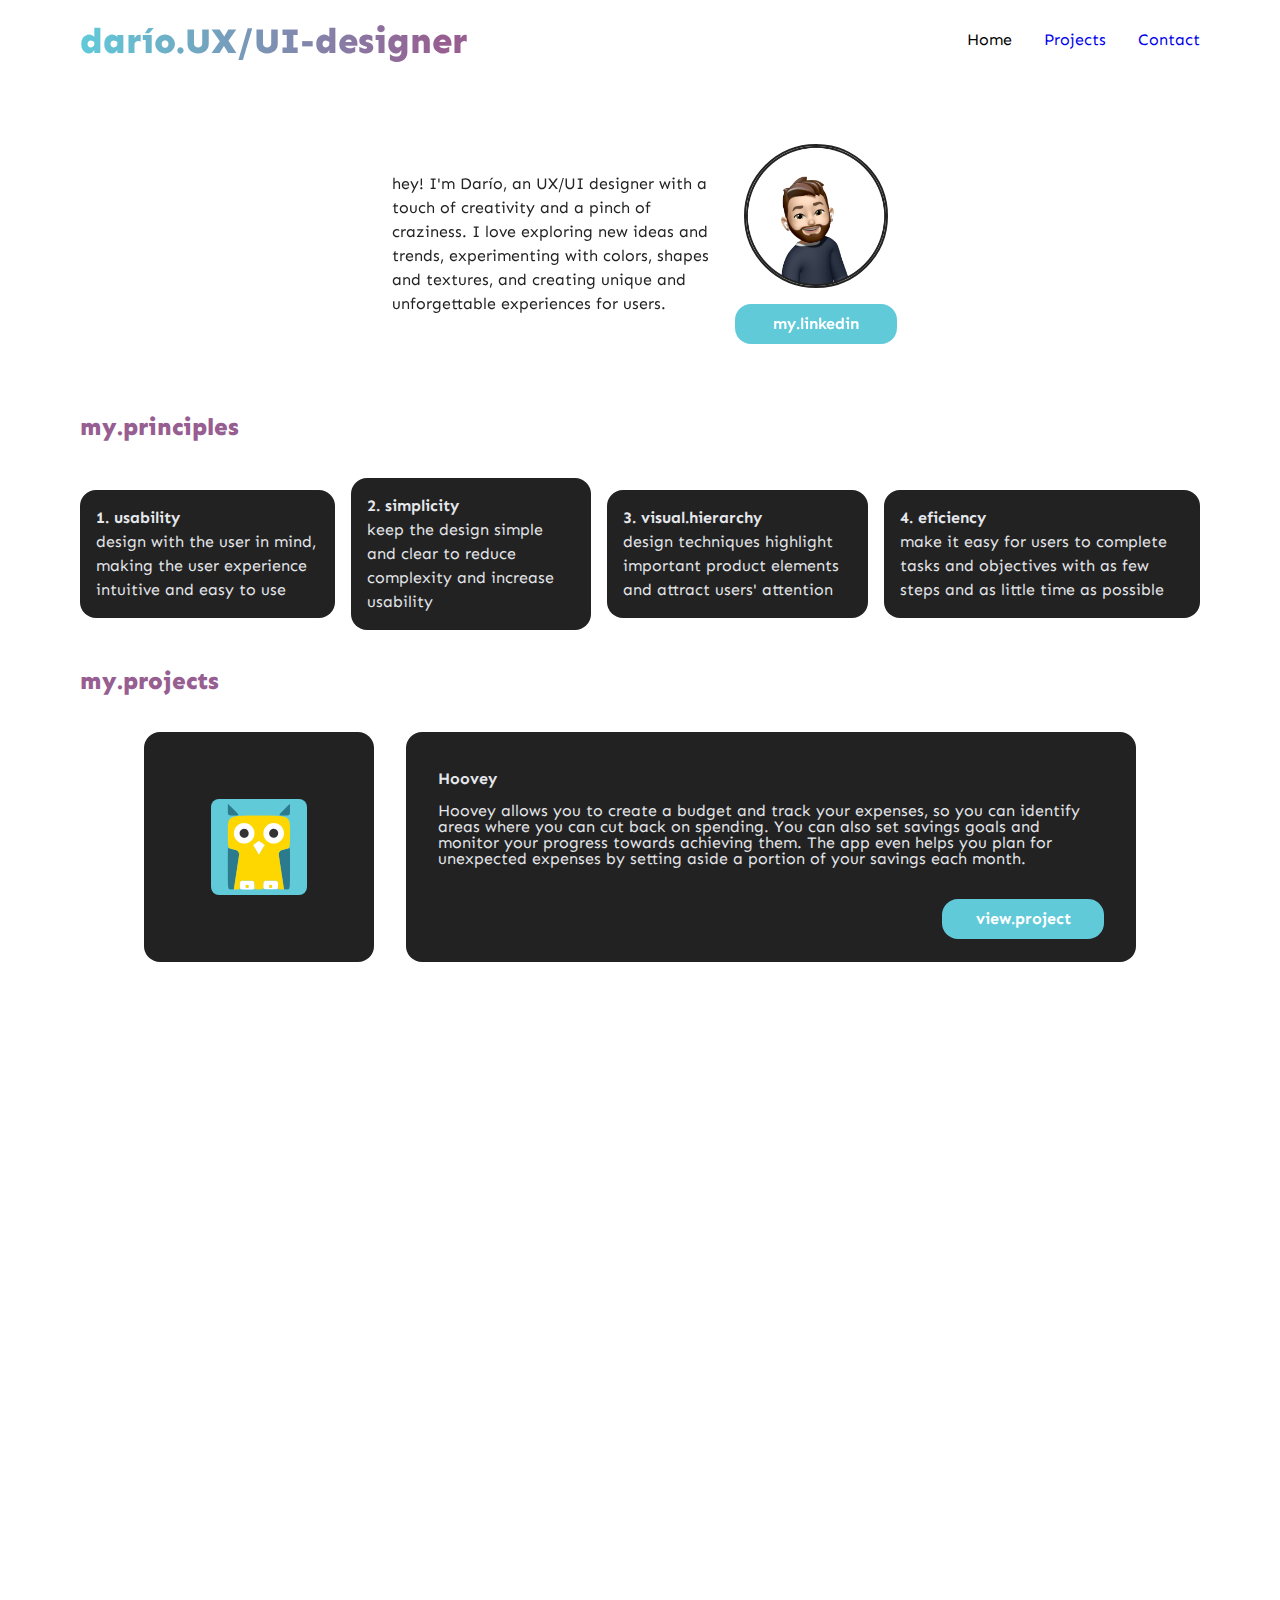
<file: index.html>
<!DOCTYPE html>
<html lang="en">
<head>
    <meta charset="UTF-8" />
    <meta http-equiv="X-UA-Compatible" content="IE=edge" />
    <meta name="viewport" content="width=device-width, initial-scale=1.0" />
    <link rel="preconnect" href="https://fonts.googleapis.com">
    <link rel="preconnect" href="https://fonts.gstatic.com" crossorigin>
    <link href="https://fonts.googleapis.com/css2?family=Sen:wght@400;700;800&display=swap" rel="stylesheet">
    <link rel="stylesheet" href="css/reset.css" />
    <link rel="stylesheet" href="css/style.css" />
    <link href="https://unpkg.com/aos@2.3.1/dist/aos.css" rel="stylesheet">
    <title>Darío Pérez · Portfolio</title>
</head>
<body>
    <header>
        <div id="logo">darío.UX/UI-designer</div>
<nav><div class="mobilemenu"><img src="img/menu_mobile.png" width="30px" height="16px" /></div><div class="navitem"><a href="">Home</a></div><div class="navitem"><a target="_blank" href="https://www.youtube.com/watch?v=ZZ5LpwO-An4">Projects</a></div><div class="navitem"><a target="_blank" href="https://www.youtube.com/watch?v=ZZ5LpwO-An4">Contact</a></div></nav>
    </header>
    <main>
        <div data-aos="fade-down" data-aos-duration="1800">
<section id="description-box">
    <div id="description-text">hey! I'm Darío, an UX/UI designer with a touch of creativity and a pinch of craziness. I love exploring new ideas and trends, experimenting with colors, shapes and textures, and creating unique and unforgettable experiences for users.</div>
    <div id="description-photo-box"><div id="profile-photo"></div><a target="_blank" href="https://www.youtube.com/watch?v=ZZ5LpwO-An4"><div class="button">my.linkedin
        </div></a>
</section></div></main>
<h1>my.principles</h1>
<section id="principles">
    <div data-aos="fade-left" data-aos-delay="300" data-aos-duration="1300">
    <article>
        <section class="principle-card"><div class="principle-title"><p>1. usability</p></div><p></p>design with the user in mind, making the user experience intuitive and easy to use</p></section>
    </article>
</div>
    <div data-aos="fade-left" data-aos-delay="400" data-aos-duration="1400">
    <article>
        <section class="principle-card"><div class="principle-title"><p></p>2. simplicity</p></div><p></p>keep the design simple and clear to reduce complexity and increase usability</p></section>
    </article>
</div>
    <div data-aos="fade-left" data-aos-delay="500" data-aos-duration="1500">
    <article>
        <section class="principle-card"><div class="principle-title"><p></p>3. visual.hierarchy</p></div><p></p>design techniques highlight important product elements and attract users' attention</p></section>
    </article>
</div>
    <div data-aos="fade-left" data-aos-delay="600" data-aos-duration="1600">
    <article>
        <section class="principle-card"><div class="principle-title"><p></p>4. eficiency</p></div><p></p>make it easy for users to complete tasks and objectives with as few steps and as little time as possible</p></section>
    </article>
</div>
</section>


<h1>my.projects</h1>
<section id="projects">
    <div data-aos="fade-right" data-aos-delay="300" data-aos-duration="1300">
    <article class="project-container">
        <section class="project-box"><img class="project-list-img" src="img/project_hoovey.png"></section><section class="project-content"><div class="project-title">Hoovey</div><div class="project-desc"><p>Hoovey allows you to create a budget and track your expenses, so you can identify areas where you can cut back on spending. You can also set savings goals and monitor your progress towards achieving them. The app even helps you plan for unexpected expenses by setting aside a portion of your savings each month.</p> </div><a target="_blank" href="https://www.youtube.com/watch?v=ZZ5LpwO-An4"><div class="button">view.project
        </div></a></section>
    </article>
</div>
<div data-aos="fade-left" data-aos-delay="300" data-aos-duration="1300">
    <article class="project-container">
        <section class="project-box"><img class="project-list-img" src="img/iconproject.png"></section><section class="project-content"><div class="project-title">Project 1</div><div class="project-desc"><p>Lorem ipsum dolor sit amet, consectetur adipiscing elit. Ut et massa mi. Aliquam in hendrerit urna. Lorem ipsum dolor sit amet, consectetur adipiscing elit. Ut et massa mi. Aliquam in hendrerit urna.</p> </div><div class="button">view.project
        </div></section>
    </article>
</div>
<div data-aos="fade-right" data-aos-delay="300" data-aos-duration="1300">
    <article class="project-container">
        <section class="project-box"><img class="project-list-img" src="img/iconproject.png"></section><section class="project-content"><div class="project-title">Project 1</div><div class="project-desc"><p>Lorem ipsum dolor sit amet, consectetur adipiscing elit. Ut et massa mi. Aliquam in hendrerit urna. Lorem ipsum dolor sit amet, consectetur adipiscing elit. Ut et massa mi. Aliquam in hendrerit urna.</p> </div><div class="button">view.project
        </div></section>
    </article>
</div>
<div data-aos="fade-left" data-aos-delay="300" data-aos-duration="1300">
    <article class="project-container">
        <section class="project-box"><img class="project-list-img" src="img/iconproject.png"></section><section class="project-content"><div class="project-title">Project 1</div><div class="project-desc"><p>Lorem ipsum dolor sit amet, consectetur adipiscing elit. Ut et massa mi. Aliquam in hendrerit urna. Lorem ipsum dolor sit amet, consectetur adipiscing elit. Ut et massa mi. Aliquam in hendrerit urna.</p> </div><div class="button">view.project
        </div></section>
    </article>
</div>
</section>
    </main>
</body>
<script src="https://unpkg.com/aos@2.3.1/dist/aos.js"></script>
<script>
AOS.init();
    </script>
</html>
</file>
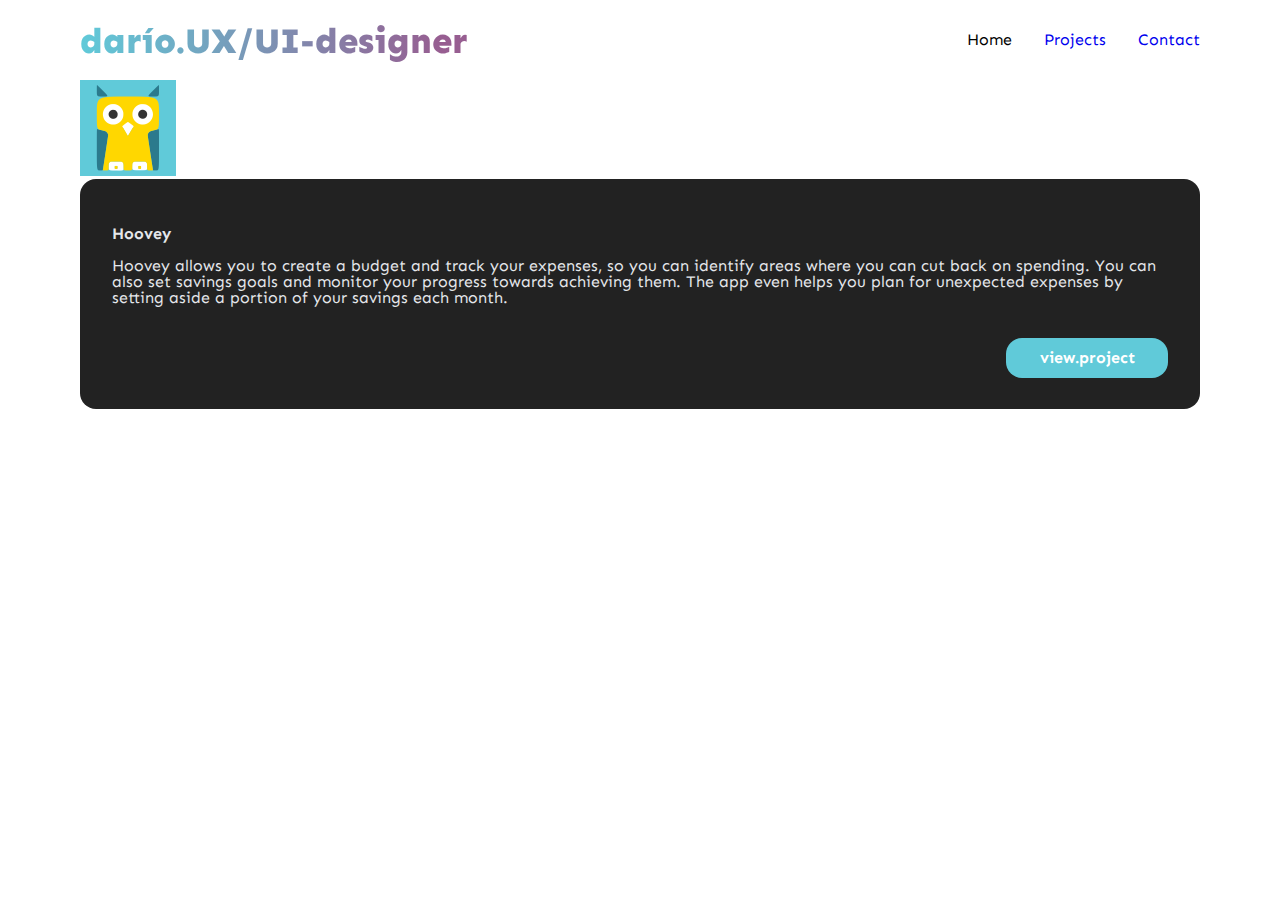
<file: project.html>
<!DOCTYPE html>
<html lang="en">
<head>
    <meta charset="UTF-8" />
    <meta http-equiv="X-UA-Compatible" content="IE=edge" />
    <meta name="viewport" content="width=device-width, initial-scale=1.0" />
    <link rel="preconnect" href="https://fonts.googleapis.com">
    <link rel="preconnect" href="https://fonts.gstatic.com" crossorigin>
    <link href="https://fonts.googleapis.com/css2?family=Sen:wght@400;700;800&display=swap" rel="stylesheet">
    <link rel="stylesheet" href="css/reset.css" />
    <link rel="stylesheet" href="css/style.css" />
    <link href="https://unpkg.com/aos@2.3.1/dist/aos.css" rel="stylesheet">
    <title>Darío Pérez · Portfolio</title>
</head>
<body>
    <header>
        <div id="logo">darío.UX/UI-designer</div>
<nav><div class="mobilemenu"><img src="img/menu_mobile.png" width="30px" height="16px" /></div><div class="navitem"><a href="">Home</a></div><div class="navitem"><a target="_blank" href="https://www.youtube.com/watch?v=ZZ5LpwO-An4">Projects</a></div><div class="navitem"><a target="_blank" href="https://www.youtube.com/watch?v=ZZ5LpwO-An4">Contact</a></div></nav>
    </header>
<section id="project-page">
    <div data-aos="fade-right" data-aos-delay="300" data-aos-duration="1300">
    <article class="project-page-container">
        <section class="project-page-box"><img class="project-page-img" src="img/project_hoovey.png"></section><section class="project-content"><div class="project-title">Hoovey</div><div class="project-desc"><p>Hoovey allows you to create a budget and track your expenses, so you can identify areas where you can cut back on spending. You can also set savings goals and monitor your progress towards achieving them. The app even helps you plan for unexpected expenses by setting aside a portion of your savings each month.</p> </div><div class="button">view.project
        </div></section>
    </article>
</div>
</section>
    </main>
</body>
<script src="https://unpkg.com/aos@2.3.1/dist/aos.js"></script>
<script>
AOS.init();
    </script>
</html>
</file>
<file: css/style.css>
body {
  margin: 0;
  font-family: "Sen", Sans-serif;
  font-weight: 400;
  padding: 0px 80px;
  font-size: 16px;
}
.mobilemenu {
  display: none;
}
header {
  display: flex;
  flex-direction: row;
  justify-content: space-between;
}
#logo {
  /* darío.UX/UI-designer */
  width: auto;
  height: 80px;
  left: 80px;
  top: 0px;
  font-style: normal;
  font-weight: 800;
  font-size: 36px;
  line-height: 49px;
  display: flex;
  align-items: center;

  /* Gradient */

  background: linear-gradient(90deg, #60cad9 0%, #975e91 93.39%);
  -webkit-background-clip: text;
  -webkit-text-fill-color: transparent;
  background-clip: text;
  text-emphasis-color: transparent;
}
nav {
  /* nav.bar */
  /* Auto layout */
  display: flex;
  flex-direction: row;
  justify-content: space-between;
  align-items: center;
  padding: 0px;
  gap: 32px;
  top: 0px;
}
.navitem:hover {
  font-weight: 700;
  border-bottom: 10px solid #60cad9;
  transition: 0.6s;
  transform-origin: 50% 60%;
}
a:visited {
  color: black;
  text-decoration: none;
}
a:link {
  text-decoration: none;
}

h1 {
  font-family: "Sen";
  font-style: normal;
  font-weight: 800;
  font-size: 24px;
  line-height: 38px;

  /* Purple */

  color: #975e91;
}

#description-box {
  /* desc */
  /* Auto layout */
  display: flex;
  flex-direction: row;
  justify-content: center;
  align-items: center;
  padding: 64px 0px;
  gap: 32px;
}
#description-text {
  /* Descripción */
  width: 320px;
  height: 144px;
  font-size: 16px;
  line-height: 24px;
  /* or 150% */
  /* Black */
  color: #222222;
  /* Inside auto layout */

  order: 0;
  flex-grow: 0;
}

#description-photo-box {
  /* box.picture */
  /* Auto layout */
  display: flex;
  flex-direction: column;
  justify-content: center;
  align-items: center;
  padding: 0px;
  gap: 16px;
  width: 144px;
  height: 200px;
  /* Inside auto layout */

  order: 1;
  flex-grow: 0;
}

#profile-photo {
  /* pic */
  box-sizing: border-box;
  width: 144px;
  height: 144px;
  background-image: url(../img/memoji.png);
  background-size: contain;
  /* Black */
  border: 2px solid #222222;
  border-radius: 100px;

  /* Inside auto layout */

  order: 0;
  flex-grow: 0;
}

#principles {
  /* Auto layout */

  display: flex;
  flex-direction: row;
  justify-content: space-between;
  align-items: center;
  padding: 32px 0px;
  gap: 16px;
}

.principle-card {
  display: flex;
  flex-direction: column;
  justify-content: center;
  align-items: flex-start;
  padding: 16px;
  width: auto;
  /* Black */
  background: #222222;
  border-radius: 16px;
  /* Inside auto layout */

  order: 0;
  flex-grow: 0;
  /* Text */
  font-family: "Sen";
  font-style: normal;
  font-weight: 400;
  font-size: 16px;
  line-height: 24px;
  /* Gray Light */
  color: #e5e7eb;
}
.principle-title {
  /* Text */
  font-family: "Sen";
  font-style: normal;
  font-weight: 700;
  font-size: 16px;
  line-height: 24px;
  /* Gray Light */

  color: #e5e7eb;
}
#projects {
  display: flex;
  flex-direction: column;
  align-items: center;
  padding: 0px 0px;
}
#project-page {
  display: flex;
  flex-direction: column;
  align-items: center;
  padding: 0px 0px;
}
.project-container {
  display: flex;
  flex-direction: row;
  align-items: center;
  padding: 32px 64px;
  gap: 32px;
  flex-grow: 1;
}
.project-box {
  /* Auto layout */

  display: flex;
  flex-direction: column;
  justify-content: center;
  align-items: center;
  padding: 16px;
  min-width: 198px;
  min-height: 198px;

  /* Black */

  background: #222222;
  border-radius: 16px;

  /* Inside auto layout */

  order: 0;
  flex-grow: 0;
  z-index: 1;
}

.project-content {
  display: flex;
  flex-direction: column;
  justify-content: center;
  align-items: flex-end;
  padding: 32px;
  gap: 16px;
  padding: 16px 32px;
  height: 198px;

  /* Black */

  background: #222222;
  border-radius: 16px;

  /* Inside auto layout */

  order: 1;
  flex-grow: 1;
  z-index: 0;
}
.project-title {
  color: #e5e7eb;
  font-weight: 700;
  width: 100%;
  margin-top: 16px;
}
.project-desc {
  color: #e5e7eb;
  width: 100%;
  margin-bottom: 16px;
}
.project-list-img {
  border-radius: 8px;
}

.button {
  align-items: center;
  justify-content: center;
  padding: 8px 16px;
  /* Blue */
  background: #60cad9;
  border-radius: 16px;
  /* Inside auto layout */
  text-align: center;
  width: 130px;
  font-weight: 700;
  font-size: 16px;
  line-height: 24px;
  /* identical to box height */

  /* Pure White */

  color: #ffffff;
}
.button:hover {
  background: #975e91;
  transition: 0.6s;
  transform-origin: 50% 60%;
}
@media (max-width: 375px) {
  body {
    padding: 0px 16px;
    margin: 0;
    font-family: "Sen", Sans-serif;
    font-weight: 400;
    font-size: 14px;
  }
  .mobilemenu {
    display: block;
  }
  .navitem {
    display: none;
  }
  h1 {
    font-size: 20px;
  }
  #logo {
    font-size: 24px;
  }
  #description-box {
    flex-direction: column;
  }
  #description-text {
    font-size: 14px;
  }
  #principles {
    flex-direction: column;
  }
  .principle-card {
    padding: 16px;
    font-size: 14px;
  }
  .project-container {
    flex-direction: column;
  }
  .project-box {
    display: none;
  }
  .project-content {
    display: block;
    height: auto;
  }
  .project-content p {
    padding-bottom: 16px;
  }
  .project-title {
    margin-bottom: 16px;
    font-size: 16px;
  }
  .button {
    font-size: 14px;
  }
}
</file>
